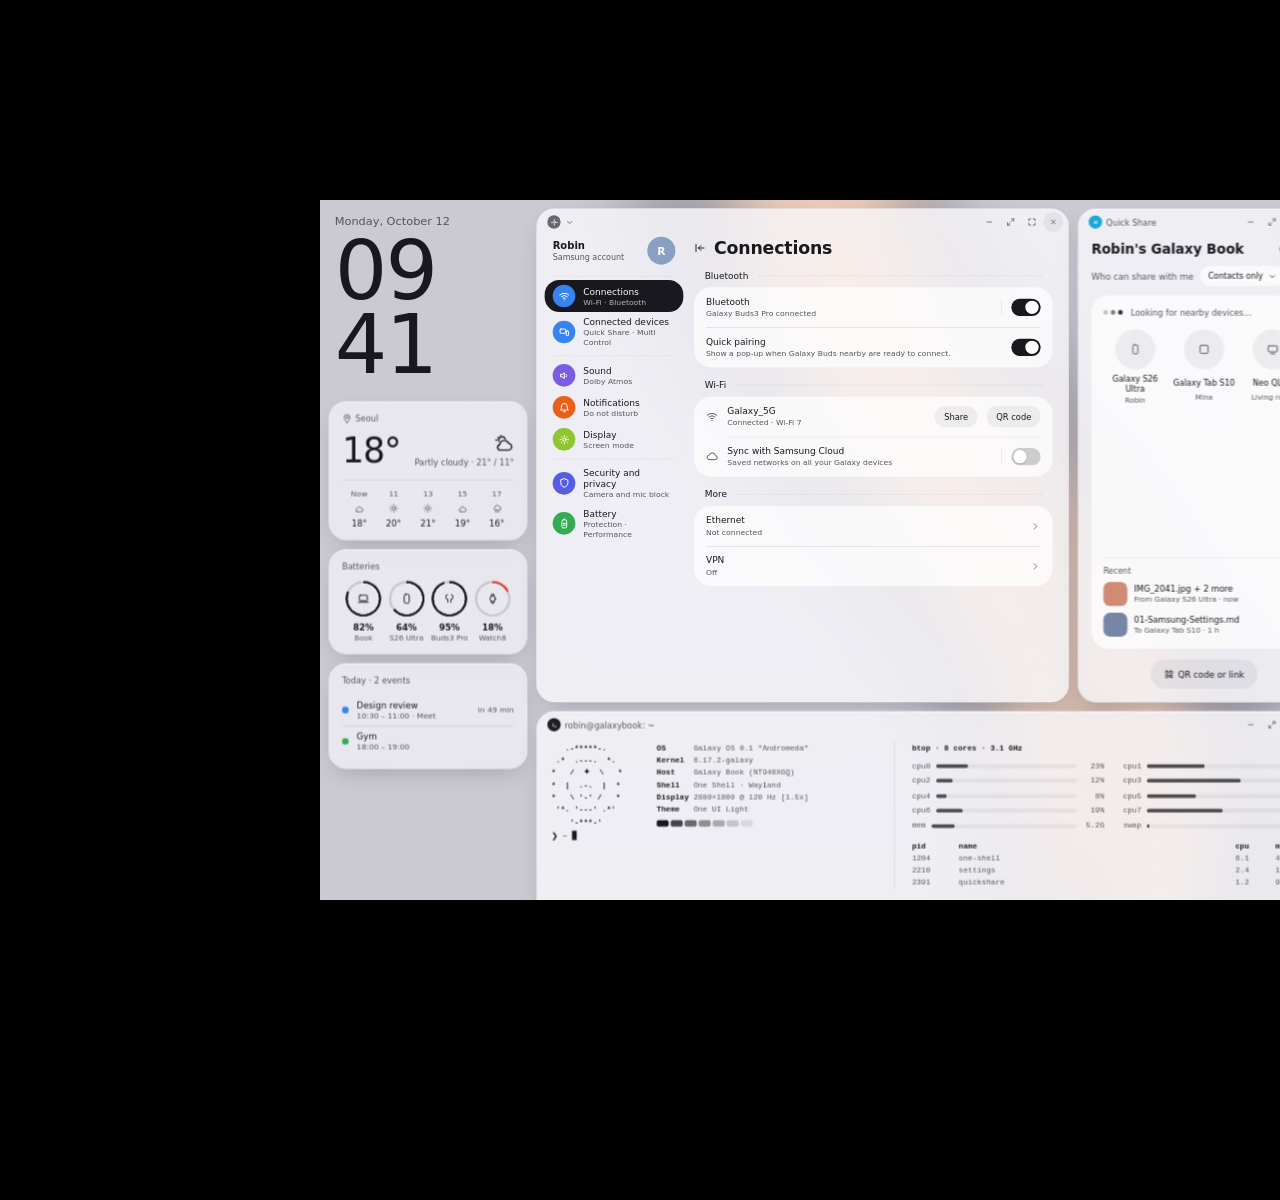
<file: mockup/index.html>
<!doctype html>
<html lang="en" data-theme="light" data-view="desktop">
<head>
<meta charset="utf-8">
<title>Galaxy OS — Desktop mockup (2880×1800)</title>
<!--
  Panel: 2880×1800 (Galaxy Book 14"/16", 16:10). Default scale 150% → 1920×1200 logical px, which lands near
  macOS defaults on comparable panels (14" ≈ 161 px/in logical, 16" ≈ 141). Layout is anchored, so ?scale=1.75 / 2 also work.
  URL params:  ?theme=light|dark   &view=desktop|finder|drawer|notifs|overview   &scale=1.5|1.75|2
  System (One UI 8 phone + new DeX desktop mode + Samsung Settings for PC):
    - bottom taskbar as three floating pills: workspaces + live activities | search · apps · pinned · running | status tray
    - live activities (media, recording, timers) are status chips bottom-left, like One UI's status-bar chips
    - panels (quick panel, notifications, finder, app drawer) open upward from the taskbar
    - one material: frosted glass; grouped list cards inside windows, inset dividers
    - one radius family: pill / 28 / 16
    - active = "on" fill (ink in light, white in dark)
    - colour only in app icons, Settings category circles and warnings
-->
<link rel="stylesheet" href="tokens-and-components.css">
</head>
<body>
<div id="screen">
  <div class="wall">
    <svg viewBox="0 0 1440 900" preserveAspectRatio="xMidYMid slice">
      <path d="M560 -80 C 420 260, 1080 380, 860 980" stroke="var(--ribbon-shade)" stroke-width="300" fill="none" opacity=".55"/>
      <path d="M600 -80 C 470 250, 1060 400, 820 980" stroke="var(--ribbon)" stroke-width="170" fill="none"/>
      <path d="M690 -80 C 600 220, 1030 430, 780 980" stroke="var(--ribbon-shade)" stroke-width="40" fill="none" opacity=".5"/>
    </svg>
  </div>

  <!-- ===== WIDGETS ===== -->
  <aside class="widgets">
    <div class="clock">
      <div class="d">Monday, October 12</div>
      <div class="hm">09<br>41</div>
    </div>
    <div class="card glass">
      <h4><svg class="ico sm" viewBox="0 0 24 24"><path d="M12 22s7-7 7-12a7 7 0 00-14 0c0 5 7 12 7 12z"/><circle cx="12" cy="10" r="2.5"/></svg>Seoul</h4>
      <div class="wx">
        <div class="tmp">18°</div>
        <div class="cond">
          <svg class="ico" viewBox="0 0 24 24"><path d="M8 3v1.5M3.5 8H2M4.8 4.8l1 1M13.5 6.5A4 4 0 006 9.5"/><path d="M8 20h9a4 4 0 00.5-8 5.5 5.5 0 00-10.6 1.5A3.3 3.3 0 008 20z"/></svg>
          <span>Partly cloudy · 21° / 11°</span>
        </div>
      </div>
      <div class="hourly">
        <div>Now<svg class="ico sm" viewBox="0 0 24 24"><path d="M8 20h9a4 4 0 00.5-8 5.5 5.5 0 00-10.6 1.5A3.3 3.3 0 008 20z"/></svg><b>18°</b></div>
        <div>11<svg class="ico sm" viewBox="0 0 24 24"><circle cx="12" cy="12" r="4"/><path d="M12 3v1.5M12 19.5V21M3 12h1.5M19.5 12H21M5.6 5.6l1 1M17.4 17.4l1 1M5.6 18.4l1-1M17.4 6.6l1-1"/></svg><b>20°</b></div>
        <div>13<svg class="ico sm" viewBox="0 0 24 24"><circle cx="12" cy="12" r="4"/><path d="M12 3v1.5M12 19.5V21M3 12h1.5M19.5 12H21M5.6 5.6l1 1M17.4 17.4l1 1M5.6 18.4l1-1M17.4 6.6l1-1"/></svg><b>21°</b></div>
        <div>15<svg class="ico sm" viewBox="0 0 24 24"><path d="M8 20h9a4 4 0 00.5-8 5.5 5.5 0 00-10.6 1.5A3.3 3.3 0 008 20z"/></svg><b>19°</b></div>
        <div>17<svg class="ico sm" viewBox="0 0 24 24"><path d="M8 16h9a4 4 0 00.5-8 5.5 5.5 0 00-10.6 1.5A3.3 3.3 0 008 16zM9 19l-1 2M13 19l-1 2M17 19l-1 2"/></svg><b>16°</b></div>
      </div>
    </div>
    <div class="card glass">
      <h4>Batteries</h4>
      <div class="rings">
        <div><div class="ring" style="--p:82"><svg class="ico" viewBox="0 0 24 24"><rect x="4" y="5" width="16" height="11" rx="2"/><path d="M2 19h20"/></svg></div><span>82%</span><small>Book</small></div>
        <div><div class="ring" style="--p:64"><svg class="ico" viewBox="0 0 24 24"><rect x="7" y="3" width="10" height="18" rx="3"/></svg></div><span>64%</span><small>S26 Ultra</small></div>
        <div><div class="ring" style="--p:95"><svg class="ico" viewBox="0 0 24 24"><path d="M8 4a3 3 0 00-3 3v3a3 3 0 003 3h1v6M16 4a3 3 0 013 3v3a3 3 0 01-3 3h-1v6"/></svg></div><span>95%</span><small>Buds3 Pro</small></div>
        <div><div class="ring low" style="--p:18"><svg class="ico" viewBox="0 0 24 24"><circle cx="12" cy="12" r="5.5"/><path d="M9 6.5L10 3h4l1 3.5M9 17.5l1 3.5h4l1-3.5"/></svg></div><span>18%</span><small>Watch8</small></div>
      </div>
    </div>
    <div class="card glass">
      <h4>Today · 2 events</h4>
      <div class="ev"><i style="background:oklch(0.62 0.18 258)"></i><div><b>Design review</b><span>10:30 – 11:00 · Meet</span></div><time>in 49 min</time></div>
      <div class="ev"><i style="background:oklch(0.66 0.17 148)"></i><div><b>Gym</b><span>18:00 – 19:00</span></div></div>
    </div>
  </aside>

  <!-- ===== TILED WINDOWS ===== -->
  <main class="tiles">

  <!-- ===== SETTINGS ===== -->
  <section class="win settings glass strong">
    <div class="titlebar">
      <span class="appi" style="background:oklch(0.52 0.015 270)"><svg class="ico" viewBox="0 0 24 24"><circle cx="12" cy="12" r="3.5"/><path d="M12 2.5v3M12 18.5v3M2.5 12h3M18.5 12h3"/></svg></span>
      <svg class="ico sm" viewBox="0 0 24 24"><path d="M7 10l5 5 5-5"/></svg>
      <div class="ctls" data-ctls></div>
    </div>
    <div class="body">
      <nav class="side">
        <div class="me"><div><b>Robin</b><span>Samsung account</span></div><span class="avatar">R</span></div>
        <div class="dash"></div>
        <a class="nav on"><span class="cat k-blue"><svg class="ico" viewBox="0 0 24 24"><path d="M2.5 9a14 14 0 0119 0M6 12.5a9 9 0 0112 0M9.5 16a4 4 0 015 0"/><circle cx="12" cy="19.3" r="1.2" fill="currentColor" stroke="none"/></svg></span><div><b>Connections</b><span>Wi-Fi · Bluetooth</span></div></a>
        <a class="nav"><span class="cat k-blue"><svg class="ico" viewBox="0 0 24 24"><rect x="3" y="5" width="12" height="9" rx="1.5"/><rect x="16" y="9" width="5" height="10" rx="1.5"/></svg></span><div><b>Connected devices</b><span>Quick Share · Multi Control</span></div></a>
        <div class="dash"></div>
        <a class="nav"><span class="cat k-violet"><svg class="ico" viewBox="0 0 24 24"><path d="M4 9.5v5h3.5L12 18V6L7.5 9.5zM16 9.5a3.5 3.5 0 010 5"/></svg></span><div><b>Sound</b><span>Dolby Atmos</span></div></a>
        <a class="nav"><span class="cat k-orange"><svg class="ico" viewBox="0 0 24 24"><path d="M6 9a6 6 0 0112 0c0 6 2.5 8 2.5 8h-17S6 15 6 9M10 20.5h4"/></svg></span><div><b>Notifications</b><span>Do not disturb</span></div></a>
        <a class="nav"><span class="cat k-lime"><svg class="ico" viewBox="0 0 24 24"><circle cx="12" cy="12" r="3.5"/><path d="M12 3v2M12 19v2M3 12h2M19 12h2M5.6 5.6l1.4 1.4M17 17l1.4 1.4M5.6 18.4L7 17M17 7l1.4-1.4"/></svg></span><div><b>Display</b><span>Screen mode</span></div></a>
        <div class="dash"></div>
        <a class="nav"><span class="cat k-indigo"><svg class="ico" viewBox="0 0 24 24"><path d="M12 3l7.5 3v5.5c0 4.6-3.2 8-7.5 9.5-4.3-1.5-7.5-4.9-7.5-9.5V6z"/></svg></span><div><b>Security and privacy</b><span>Camera and mic block</span></div></a>
        <a class="nav"><span class="cat k-green"><svg class="ico" viewBox="0 0 24 24"><rect x="7" y="4" width="10" height="17" rx="2.5"/><path d="M10 2.5h4M10 15h4M10 11.5h4"/></svg></span><div><b>Battery</b><span>Protection · Performance</span></div></a>
      </nav>
      <div class="pane">
        <div class="ptitle"><svg class="ico" viewBox="0 0 24 24"><path d="M4 5v14M20 12H9m0 0l5-5m-5 5l5 5"/></svg>Connections</div>
        <div class="sec">Bluetooth</div>
        <div class="group">
          <div class="li"><div class="tx"><b>Bluetooth</b><span>Galaxy Buds3 Pro connected</span></div><i class="vr"></i><span class="sw on"></span></div>
          <div class="li"><div class="tx"><b>Quick pairing</b><span>Show a pop-up when Galaxy Buds nearby are ready to connect.</span></div><span class="sw on"></span></div>
        </div>
        <div class="sec">Wi-Fi</div>
        <div class="group">
          <div class="li" style="--inset:34px"><svg class="ico" viewBox="0 0 24 24"><path d="M2.5 9a14 14 0 0119 0M6 12.5a9 9 0 0112 0M9.5 16a4 4 0 015 0"/><circle cx="12" cy="19.3" r="1.2" fill="currentColor" stroke="none"/></svg><div class="tx"><b>Galaxy_5G</b><span>Connected · Wi-Fi 7</span></div><span class="btn">Share</span><span class="btn">QR code</span></div>
          <div class="li" style="--inset:34px"><svg class="ico" viewBox="0 0 24 24"><path d="M7 18a4.5 4.5 0 01-.6-9A6.5 6.5 0 0119 10a4 4 0 01-1 8z"/></svg><div class="tx"><b>Sync with Samsung Cloud</b><span>Saved networks on all your Galaxy devices</span></div><i class="vr"></i><span class="sw"></span></div>
        </div>
        <div class="sec">More</div>
        <div class="group">
          <div class="li"><div class="tx"><b>Ethernet</b><span>Not connected</span></div><svg class="ico sm" viewBox="0 0 24 24"><path d="M9 6l6 6-6 6"/></svg></div>
          <div class="li"><div class="tx"><b>VPN</b><span>Off</span></div><svg class="ico sm" viewBox="0 0 24 24"><path d="M9 6l6 6-6 6"/></svg></div>
        </div>
      </div>
    </div>
  </section>

  <!-- ===== QUICK SHARE ===== -->
  <section class="win qs glass strong">
    <div class="titlebar">
      <span class="appi" style="background:oklch(0.68 0.13 230)"><svg class="ico" viewBox="0 0 24 24"><path d="M7 10h10l-3-3M17 14H7l3 3"/></svg></span>
      <span>Quick Share</span>
      <div class="ctls" data-ctls></div>
    </div>
    <div class="body">
      <div class="qshead"><b>Robin's Galaxy Book</b>
        <span class="c xs ghost"><svg class="ico" viewBox="0 0 24 24"><circle cx="12" cy="12" r="8.5"/><path d="M12 11v5M12 8v.01"/></svg></span>
        <span class="c xs ghost"><svg class="ico" viewBox="0 0 24 24"><circle cx="12" cy="5.5" r="1" fill="currentColor"/><circle cx="12" cy="12" r="1" fill="currentColor"/><circle cx="12" cy="18.5" r="1" fill="currentColor"/></svg></span></div>
      <div class="who">Who can share with me<span class="chip">Contacts only<svg class="ico sm" viewBox="0 0 24 24"><path d="M7 10l5 5 5-5"/></svg></span></div>
      <div class="nearby">
        <div class="scan"><i></i><i></i><i></i>Looking for nearby devices…</div>
        <div class="devs">
          <div class="dev"><span class="c"><svg class="ico" viewBox="0 0 24 24"><rect x="7" y="3" width="10" height="18" rx="3"/></svg></span><b>Galaxy S26 Ultra</b><span>Robin</span></div>
          <div class="dev"><span class="c"><svg class="ico" viewBox="0 0 24 24"><rect x="4" y="4" width="16" height="16" rx="2.5"/></svg></span><b>Galaxy Tab S10</b><span>Mina</span></div>
          <div class="dev"><span class="c"><svg class="ico" viewBox="0 0 24 24"><rect x="3" y="5" width="18" height="12" rx="2"/><path d="M8 21h8"/></svg></span><b>Neo QLED</b><span>Living room</span></div>
        </div>
        <div class="recent"><div class="h">Recent</div>
          <div class="xfer"><i class="thumb" style="background:oklch(0.7 0.09 40)"></i><div><b>IMG_2041.jpg + 2 more</b><span>From Galaxy S26 Ultra · now</span></div></div>
          <div class="xfer"><i class="thumb" style="background:oklch(0.62 0.05 260)"></i><div><b>01-Samsung-Settings.md</b><span>To Galaxy Tab S10 · 1 h</span></div></div>
        </div>
      </div>
      <span class="btn qr"><svg class="ico sm" viewBox="0 0 24 24"><rect x="4" y="4" width="6" height="6" rx="1"/><rect x="14" y="4" width="6" height="6" rx="1"/><rect x="4" y="14" width="6" height="6" rx="1"/><path d="M14 14h2v2h-2zM18 18h2v2h-2zM14 18h2M18 14h2"/></svg>QR code or link</span>
    </div>
  </section>

  <!-- ===== TERMINAL ===== -->
  <section class="win term glass strong">
    <div class="titlebar">
      <span class="appi" style="background:oklch(0.24 0.012 285)"><svg class="ico" viewBox="0 0 24 24"><path d="M6 16l5-4-5-4M13 17h5"/></svg></span>
      <span>robin@galaxybook: ~</span>
      <div class="ctls" data-ctls></div>
    </div>
    <div class="body">
<pre class="lg">   .-*****-.
 .*  .---.  *.
*   /  ✦  \   *
*  |  .-.  |  *
*   \ '-' /   *
 '*. '---' .*'
    '-***-'</pre>
<pre><span class="k">OS</span>      Galaxy OS 0.1 "Andromeda"
<span class="k">Kernel</span>  6.17.2-galaxy
<span class="k">Host</span>    Galaxy Book (NT940XGQ)
<span class="k">Shell</span>   One Shell · Wayland
<span class="k">Display</span> 2880×1800 @ 120 Hz [<span class="scale-name">1.5</span>x]
<span class="k">Theme</span>   One UI <span class="theme-name">Light</span>
<div class="ramp"><i style="opacity:1"></i><i style="opacity:.8"></i><i style="opacity:.62"></i><i style="opacity:.46"></i><i style="opacity:.32"></i><i style="opacity:.2"></i><i style="opacity:.1"></i></div></pre>
      <div class="prompt">❯ ~ <span class="tcur"></span></div>
      <div class="split"></div>
      <div class="mon" data-mon></div>
    </div>
  </section>
  </main>

  <!-- ===== QUICK PANEL (view=desktop) ===== -->
  <div class="pop qp glass">
    <div class="qhead">
      <b>Quick settings</b>
      <div class="btns">
        <span class="c xs ghost"><svg class="ico" viewBox="0 0 24 24"><path d="M4 20h4L19 9a2.8 2.8 0 00-4-4L4 16z"/></svg></span>
        <span class="c xs ghost"><svg class="ico" viewBox="0 0 24 24"><path d="M12 3v9M17.7 7a8 8 0 11-11.4 0"/></svg></span>
        <span class="c xs ghost"><svg class="ico" viewBox="0 0 24 24"><circle cx="12" cy="12" r="3"/><path d="M12 2.5l1.6 2.6 3-.6.6 3 2.6 1.6-1.4 2.9 1.4 2.9-2.6 1.6-.6 3-3-.6L12 21.5l-1.6-2.6-3 .6-.6-3-2.6-1.6 1.4-2.9-1.4-2.9 2.6-1.6.6-3 3 .6z"/></svg></span>
      </div>
    </div>
    <div class="wide"><span class="c on"><svg class="ico" viewBox="0 0 24 24" stroke-width="2.1"><path d="M2.5 9a14 14 0 0119 0M6 12.5a9 9 0 0112 0M9.5 16a4 4 0 015 0"/><circle cx="12" cy="19.3" r="1.2" fill="currentColor" stroke="none"/></svg></span><div><b>Wi-Fi</b><span>Galaxy_5G</span></div></div>
    <div class="wide"><span class="c on"><svg class="ico" viewBox="0 0 24 24"><path d="M7 7l10 10-5 5V2l5 5L7 17"/></svg></span><div><b>Bluetooth</b><span>Buds3 Pro</span></div></div>
    <div class="tgroup">
      <div class="tog"><span class="c"><svg class="ico" viewBox="0 0 24 24"><path d="M20 14.5A8 8 0 019.5 4 8 8 0 1020 14.5z"/></svg></span>Do not disturb</div>
      <div class="tog"><span class="c dark-mode"><svg class="ico" viewBox="0 0 24 24"><circle cx="12" cy="12" r="8"/><path d="M12 4a8 8 0 010 16z" fill="currentColor"/></svg></span>Dark mode</div>
      <div class="tog"><span class="c on"><svg class="ico" viewBox="0 0 24 24"><circle cx="12" cy="12" r="8.5"/><path d="M8.5 10.5h7l-2.5-2.5M15.5 13.5h-7l2.5 2.5"/></svg></span>Quick Share</div>
      <div class="tog"><span class="c on"><svg class="ico" viewBox="0 0 24 24"><rect x="3" y="5" width="12" height="9" rx="1.5"/><rect x="17" y="8" width="4.5" height="10" rx="1.5"/><path d="M6 18h6M9 14v4"/></svg></span>Multi Control</div>
      <div class="tog"><span class="c"><svg class="ico" viewBox="0 0 24 24"><path d="M2.5 12h3.5l2.5-6.5 4 13 2.5-6.5h6.5"/></svg></span>Performance</div>
      <div class="tog"><span class="c"><svg class="ico" viewBox="0 0 24 24"><rect x="3" y="7" width="13" height="10" rx="2"/><path d="M16 10.5l5-3v9l-5-3"/></svg></span>Camera Share</div>
      <div class="tog"><span class="c"><svg class="ico" viewBox="0 0 24 24"><path d="M4 8V5.5A1.5 1.5 0 015.5 4H8M16 4h2.5A1.5 1.5 0 0120 5.5V8M20 16v2.5a1.5 1.5 0 01-1.5 1.5H16M8 20H5.5A1.5 1.5 0 014 18.5V16"/><circle cx="12" cy="12" r="3" fill="currentColor"/></svg></span>Screen recorder</div>
      <div class="tog"><span class="c"><svg class="ico" viewBox="0 0 24 24"><rect x="5" y="10.5" width="14" height="10" rx="2.5"/><path d="M8 10.5V8a4 4 0 018 0v2.5"/></svg></span>Lock</div>
      <i class="handle"></i>
    </div>
    <div class="hs"><div class="f" style="width:58%"><svg class="ico" viewBox="0 0 24 24"><circle cx="12" cy="12" r="4"/><path d="M12 3v1.5M12 19.5V21M3 12h1.5M19.5 12H21M5.6 5.6l1 1M17.4 17.4l1 1M5.6 18.4l1-1M17.4 6.6l1-1"/></svg></div></div>
    <div class="hs"><div class="f" style="width:38%"><svg class="ico" viewBox="0 0 24 24"><path d="M4 9.5v5h3.5L12 18V6L7.5 9.5zM16 9.5a3.5 3.5 0 010 5"/></svg></div><svg class="ico more" viewBox="0 0 24 24"><circle cx="12" cy="5.5" r="1" fill="currentColor"/><circle cx="12" cy="12" r="1" fill="currentColor"/><circle cx="12" cy="18.5" r="1" fill="currentColor"/></svg></div>
    <div class="qrow">
      <span class="btn"><svg class="ico sm" viewBox="0 0 24 24"><circle cx="12" cy="12" r="8.5"/><circle cx="12" cy="12" r="3"/></svg>Media output</span>
      <span class="btn"><svg class="ico sm" viewBox="0 0 24 24"><rect x="3" y="5" width="18" height="12" rx="2"/><path d="M8 21h8"/></svg>Neo QLED · Off</span>
    </div>
    <div class="privacy"><i></i>Microphone in use by Camera Share</div>
  </div>

  <!-- ===== NOTIFICATIONS (view=notifs) ===== -->
  <div class="pop notifs" data-notifs></div>

  <!-- ===== FINDER (view=finder) ===== -->
  <div class="pop finder glass">
    <div class="fsec"><div class="panel-title">Suggested apps</div><div class="sugg" data-apps="files internet gallery notes terminal settings music"></div></div>
    <div class="fsec">
      <div class="panel-title">Settings topics</div>
      <div class="chips">
        <span class="chip"><svg class="ico" viewBox="0 0 24 24"><path d="M12 3l1.9 5.8L20 10l-5 3.6L16.5 20 12 16.6 7.5 20 9 13.6 4 10l6.1-1.2z"/></svg>Galaxy AI</span>
        <span class="chip"><svg class="ico" viewBox="0 0 24 24"><circle cx="12" cy="12" r="8.5"/><path d="M9 15.5v-7l6 7v-7"/></svg>What's new</span>
        <span class="chip"><svg class="ico" viewBox="0 0 24 24"><rect x="4" y="4" width="16" height="16" rx="3"/><path d="M4 15l4.5-4.5L14 16M13 13l2-2 5 5"/></svg>Wallpaper and style</span>
        <span class="chip"><svg class="ico" viewBox="0 0 24 24"><path d="M12 3a6 6 0 00-3.5 10.9V17h7v-3.1A6 6 0 0012 3zM9.5 20.5h5"/></svg>Something's wrong</span>
        <span class="chip"><svg class="ico" viewBox="0 0 24 24"><path d="M20 14.5A8 8 0 019.5 4 8 8 0 1020 14.5z"/></svg>Night</span>
      </div>
    </div>
    <div class="fsec">
      <div class="panel-title">Recent searches<a>Clear all</a></div>
      <div class="chips" data-recent="kernel|Quick Share|Wi-Fi 7|terminal theme|Multi Control"></div>
    </div>
    <div class="field"><i class="caret"></i>What are you looking for?<span class="c"><svg class="ico" viewBox="0 0 24 24"><rect x="9" y="3" width="6" height="11" rx="3"/><path d="M5.5 11a6.5 6.5 0 0013 0M12 17.5V21"/></svg></span></div>
  </div>

  <!-- ===== APP DRAWER (view=drawer) ===== -->
  <div class="pop drawer glass">
    <div class="dhead"><b>Apps</b><span>29 apps</span>
      <div class="btns"><span class="c xs"><svg class="ico" viewBox="0 0 24 24"><path d="M4 6h16M7 12h10M10 18h4"/></svg></span><span class="c xs"><svg class="ico" viewBox="0 0 24 24"><circle cx="12" cy="5.5" r="1" fill="currentColor"/><circle cx="12" cy="12" r="1" fill="currentColor"/><circle cx="12" cy="18.5" r="1" fill="currentColor"/></svg></span></div></div>
    <div class="dscroll"><div class="dgrid" data-apps="account ai calculator calendar camera camshare care clock cloud contacts files gallery health internet knox messages music notes phone recorder settings share store terminal things update wallet weather video"></div></div>
    <div class="dfoot"><div class="field"><svg class="ico" viewBox="0 0 24 24"><circle cx="11" cy="11" r="6.5"/><path d="M20 20l-4.2-4.2"/></svg>Search apps</div></div>
  </div>

  <!-- ===== WORKSPACE OVERVIEW (view=overview) ===== -->
  <div class="pop overview">
    <span class="chip ovchip">3 apps open</span>
    <div class="ovtop">
      <div class="strip glass">
        <div class="desk"><div class="mini"><i style="left:30px;top:16px;width:70px;height:46px"></i></div>Desktop 1</div>
        <div class="desk cur"><div class="mini"><i style="left:33px;top:7px;width:75px;height:54px"></i><i style="left:33px;top:63px;width:75px;height:22px"></i><i style="left:4px;top:7px;width:26px;height:68px;background:transparent;box-shadow:none"></i></div>Desktop 2</div>
        <div class="desk"><div class="mini"></div>Desktop 3</div>
        <span class="c"><svg class="ico" viewBox="0 0 24 24"><path d="M12 5v14M5 12h14"/></svg></span>
      </div>
    </div>
    <div class="frame"><span class="chip lbl">Desktop 2</span><span class="c xs x"><svg class="ico" viewBox="0 0 24 24"><path d="M7 7l10 10M17 7L7 17"/></svg></span><div class="stage" data-stage></div></div>
  </div>

  <!-- ===== TASKBAR ===== -->
  <footer class="taskbar">
    <div class="pill glass">
      <span class="logo"><svg viewBox="0 0 64 64"><defs><linearGradient id="lg-t" x1="0" y1="0" x2="0" y2="1"><stop offset="0" stop-color="#2a2733"/><stop offset="1" stop-color="#131218"/></linearGradient><linearGradient id="lg-r" gradientUnits="userSpaceOnUse" x1="14" y1="4" x2="50" y2="60"><stop offset="0" stop-color="#f8e0cc"/><stop offset=".5" stop-color="#ebbc9a"/><stop offset="1" stop-color="#c7876a"/></linearGradient></defs><rect width="64" height="64" fill="url(#lg-t)"/><g fill="none"><path d="M27.5 -4C21.5 20 55.5 28 44.5 68" stroke="#08070b" stroke-opacity=".55" stroke-width="15"/><path d="M23 -4C16 20 51 27 39 68" stroke="url(#lg-r)" stroke-width="15"/><path d="M28 -4C22 18 52 31 36 68" stroke="#b5765a" stroke-opacity=".7" stroke-width="3.2"/></g></svg></span>
      <div class="ws"><i class="busy"></i><i class="cur"></i><i></i></div>
      <i class="vr"></i>
      <span class="live media"><span class="art"></span><b>Starboy</b><span class="eq"><i></i><i></i><i></i></span></span>
      <span class="live rec"><svg class="ico sm" viewBox="0 0 24 24"><rect x="9" y="3" width="6" height="11" rx="3" fill="currentColor"/><path d="M5.5 11a6.5 6.5 0 0013 0M12 17.5V21"/></svg><b>00:04</b></span>
      <span class="live"><svg class="ico sm" viewBox="0 0 24 24"><circle cx="12" cy="13.5" r="7"/><path d="M12 10v3.5M10 3h4M18 7l1.5-1.5"/></svg><b>24:13</b></span>
    </div>
    <div class="pill glass center">
      <span class="c xs ghost" data-for="finder"><svg class="ico" viewBox="0 0 24 24"><circle cx="11" cy="11" r="6.5"/><path d="M20 20l-4.2-4.2"/></svg></span>
      <span class="c xs ghost" data-for="drawer"><svg viewBox="0 0 24 24" fill="currentColor" style="width:17px;height:17px"><circle cx="5" cy="5" r="1.8"/><circle cx="12" cy="5" r="1.8"/><circle cx="19" cy="5" r="1.8"/><circle cx="5" cy="12" r="1.8"/><circle cx="12" cy="12" r="1.8"/><circle cx="19" cy="12" r="1.8"/><circle cx="5" cy="19" r="1.8"/><circle cx="12" cy="19" r="1.8"/><circle cx="19" cy="19" r="1.8"/></svg></span>
      <i class="vr"></i>
      <span data-apps="files internet gallery messages camera calendar"></span>
      <i class="vr"></i>
      <span data-apps="settings:cur terminal:run music:run"></span>
    </div>
    <div class="pill glass tray">
      <span class="bell" data-for="notifs"><svg class="ico" viewBox="0 0 24 24" stroke-width="2.1"><path d="M6 9a6 6 0 0112 0c0 6 2.5 8 2.5 8h-17S6 15 6 9M10 20.5h4"/></svg></span>
      <div class="grp" data-for="desktop">
        <svg class="ico" viewBox="0 0 24 24" stroke-width="2.2"><path d="M2.5 9a14 14 0 0119 0M6 12.5a9 9 0 0112 0M9.5 16a4 4 0 015 0"/><circle cx="12" cy="19.3" r="1.2" fill="currentColor" stroke="none"/></svg>
        <svg class="ico" viewBox="0 0 24 24" stroke-width="2.2"><path d="M4 9.5v5h3.5L12 18V6L7.5 9.5zM16 9.5a3.5 3.5 0 010 5"/></svg>
        <span class="batt">82</span>
      </div>
      <i class="vr"></i>
      <div class="when"><b>9:41</b><span>Mon 12</span></div>
    </div>
  </footer>
</div>

<script src="apps.js"></script>
<script src="main.js"></script>
</body>
</html>
</file>
<file: mockup/tokens-and-components.css>
@font-face { font-family: "One"; font-weight: 400; src: local("Samsung Simplified"), url("file:///C:/Windows/Fonts/SamsungSimplified_Rg.ttf"); }
@font-face { font-family: "One"; font-weight: 300; src: local("Samsung Simplified Light"), url("file:///C:/Windows/Fonts/SamsungSimplified_Lt.ttf"); }
@font-face { font-family: "One"; font-weight: 700; src: local("Samsung Simplified Bold"), url("file:///C:/Windows/Fonts/SamsungSimplified_Bd.ttf"); }

:root {
  --gap: 12px;
  --r-card: 28px;
  --blur: blur(40px) saturate(180%);
  --mono: "JetBrains Mono", "Cascadia Code", Consolas, monospace;
  --z-win: 1; --z-panel: 3; --z-overview: 4; --z-bar: 5;
  --W: 1920px; --H: 1200px;   /* logical canvas; main.js sets these from ?scale */
  --ease-out: cubic-bezier(.16, 1, .3, 1);
  --rec: oklch(0.6 0.21 25);
}
[data-theme="light"] {
  --wall: oklch(0.84 0.012 300);
  --ribbon: oklch(0.86 0.045 55);
  --ribbon-shade: oklch(0.62 0.02 300);
  --glass: oklch(0.985 0.004 285 / 0.62);
  --glass-strong: oklch(0.975 0.004 285 / 0.84);
  --scrim: oklch(0.86 0.01 300 / 0.45);
  --edge: oklch(1 0 0 / 0.75);
  --ctl: oklch(1 0 0 / 0.72);
  --tint: oklch(0.22 0.012 285 / 0.06);
  --line: oklch(0.22 0.012 285 / 0.12);
  --ink: oklch(0.21 0.012 285);
  --ink-2: oklch(0.45 0.012 285);
  --ink-3: oklch(0.62 0.01 285);
  --on: oklch(0.21 0.012 285);
  --on-fg: oklch(0.99 0 0);
  --track: oklch(0.22 0.012 285 / 0.16);
  --fill: oklch(1 0 0);
  --fill-fg: oklch(0.21 0.012 285);
  --sw-on: oklch(0.21 0.012 285);
  --sw-off: oklch(0.22 0.012 285 / 0.2);
  --knob: oklch(1 0 0);
  --warn: oklch(0.6 0.19 25);
  --ok: oklch(0.62 0.15 150);
  --shadow: 0 1px 0 var(--edge) inset, 0 14px 36px -14px oklch(0.32 0.04 300 / 0.3);
}
[data-theme="dark"] {
  --wall: oklch(0.19 0.01 300);
  --ribbon: oklch(0.36 0.04 50);
  --ribbon-shade: oklch(0.12 0.01 300);
  --glass: oklch(0.27 0.008 300 / 0.55);
  --glass-strong: oklch(0.17 0.006 300 / 0.84);
  --scrim: oklch(0.14 0.008 300 / 0.5);
  --edge: oklch(1 0 0 / 0.1);
  --ctl: oklch(1 0 0 / 0.08);
  --tint: oklch(1 0 0 / 0.06);
  --line: oklch(1 0 0 / 0.1);
  --ink: oklch(0.97 0.004 285);
  --ink-2: oklch(0.77 0.01 285);
  --ink-3: oklch(0.6 0.01 285);
  --on: oklch(0.97 0.004 285);
  --on-fg: oklch(0.2 0.012 285);
  --track: oklch(1 0 0 / 0.16);
  --fill: oklch(0.95 0.004 285);
  --fill-fg: oklch(0.2 0.012 285);
  --sw-on: oklch(0.74 0.006 285);
  --sw-off: oklch(1 0 0 / 0.18);
  --knob: oklch(0.98 0 0);
  --warn: oklch(0.7 0.17 25);
  --ok: oklch(0.72 0.15 150);
  --shadow: 0 1px 0 var(--edge) inset, 0 18px 44px -14px oklch(0 0 0 / 0.6);
}

* { box-sizing: border-box; margin: 0; padding: 0; }
html, body { width: 100%; height: 100%; background: #000; overflow: hidden; }
body { display: grid; place-items: center; font-family: "One", "Segoe UI Variable Text", system-ui, sans-serif; color: var(--ink); -webkit-font-smoothing: antialiased; font-size: 13px; }
#screen { width: var(--W); height: var(--H); position: relative; overflow: hidden; flex: none; transform-origin: center; background: var(--wall); }
svg { display: block; }
.ico { width: 18px; height: 18px; fill: none; stroke: currentColor; stroke-width: 1.9; stroke-linecap: round; stroke-linejoin: round; }
.ico.sm { width: 15px; height: 15px; }

/* wallpaper: One UI 8 "S" ribbon, low chroma, blurred so glass has depth to frost */
.wall { position: absolute; inset: 0; }
.wall { overflow: hidden; }
.wall svg { position: absolute; inset: -80px; width: calc(100% + 160px); height: calc(100% + 160px); filter: blur(44px); }

/* ---------- shared vocabulary ---------- */
.glass { background: var(--glass); backdrop-filter: var(--blur); -webkit-backdrop-filter: var(--blur); border: 1px solid var(--line); box-shadow: var(--shadow); }
.glass.strong { background: var(--glass-strong); }
.vr { width: 1.5px; height: 24px; background: var(--line); border-radius: 1px; flex: none; }
.c { width: 56px; height: 56px; border-radius: 50%; background: var(--ctl); display: grid; place-items: center; color: var(--ink); flex: none; }
.c.on, [data-theme="dark"] .c.dark-mode { background: var(--on); color: var(--on-fg); }
.c.xs { width: 32px; height: 32px; } .c.xs .ico { width: 15px; height: 15px; }
.c.ghost { background: transparent; }
.c.ghost.on { background: var(--on); color: var(--on-fg); }
.sw { width: 44px; height: 26px; border-radius: 13px; background: var(--sw-off); position: relative; flex: none; }
.sw::after { content: ""; position: absolute; top: 3px; left: 3px; width: 20px; height: 20px; border-radius: 50%; background: var(--knob); box-shadow: 0 1px 3px oklch(0 0 0 / .25); }
.sw.on { background: var(--sw-on); } .sw.on::after { left: 21px; }
.btn { height: 32px; padding: 0 14px; border-radius: 16px; display: inline-flex; align-items: center; gap: 6px; font-size: 12.5px; background: var(--tint); flex: none; }
.btn.on { background: var(--on); color: var(--on-fg); }
.chip { height: 30px; padding: 0 12px; border-radius: 15px; display: inline-flex; align-items: center; gap: 7px; font-size: 12px; background: var(--ctl); }
.chip .x { width: 16px; height: 16px; border-radius: 50%; background: var(--tint); display: grid; place-items: center; margin-right: -4px; }
.chip .x .ico { width: 10px; height: 10px; stroke-width: 2.4; }
.cat { width: 34px; height: 34px; border-radius: 50%; display: grid; place-items: center; color: #fff; flex: none; }
.cat .ico { width: 17px; height: 17px; stroke-width: 2.1; }
.k-blue { background: oklch(0.62 0.18 258); } .k-violet { background: oklch(0.58 0.2 288); } .k-orange { background: oklch(0.66 0.19 42); }
.k-lime { background: oklch(0.76 0.18 128); } .k-indigo { background: oklch(0.55 0.2 275); } .k-green { background: oklch(0.66 0.17 148); }
.panel-title { font-size: 13px; font-weight: 700; margin-bottom: 12px; display: flex; justify-content: space-between; align-items: baseline; }
.panel-title a { font-weight: 400; font-size: 12px; color: var(--ink-2); }

/* app icon (filled by JS from one registry) */
.app { width: var(--s, 48px); height: var(--s, 48px); border-radius: calc(var(--s, 48px) * .33); display: grid; place-items: center; position: relative; color: #fff; flex: none;
  box-shadow: 0 3px 8px -4px oklch(0 0 0 / .35); }
.app svg { width: 50%; height: 50%; }
.app.light { box-shadow: 0 3px 8px -4px oklch(0 0 0 / .35), inset 0 0 0 1px oklch(0 0 0 / .06); }
[data-theme="dark"] .app.dark-bg { box-shadow: inset 0 0 0 1px var(--line); }
.tile { display: grid; justify-items: center; gap: 7px; font-size: 11.5px; color: var(--ink-2); text-align: center; }


/* ---------- taskbar: three floating pills ---------- */
.taskbar { position: absolute; left: var(--gap); right: var(--gap); bottom: var(--gap); height: 56px; display: grid; grid-template-columns: 1fr auto 1fr; z-index: var(--z-bar); }
.pill { height: 56px; border-radius: 28px; display: flex; align-items: center; gap: 12px; padding: 0 12px; }
.taskbar > :first-child { justify-self: start; }
.taskbar > :last-child { justify-self: end; padding-right: 20px; }
.logo { width: 34px; height: 34px; border-radius: 50%; overflow: hidden; box-shadow: 0 0 0 1px var(--line); }
.logo svg { width: 100%; height: 100%; }
.ws { display: flex; gap: 5px; align-items: center; padding: 0 6px; }
.ws i { width: 7px; height: 7px; border-radius: 4px; background: var(--track); }
.ws i.busy { background: var(--ink-3); } .ws i.cur { width: 22px; background: var(--ink); }
/* live activities — One UI status-bar chips, living bottom-left */
.live { height: 36px; border-radius: 18px; padding: 0 14px 0 10px; display: flex; align-items: center; gap: 7px; background: var(--tint); font-size: 12.5px; }
.live b { font-variant-numeric: tabular-nums; }
.live.media { padding-left: 5px; gap: 9px; } .live .art { width: 26px; height: 26px; border-radius: 50%; background: oklch(0.62 0.12 25); }
.live.rec { background: var(--rec); color: #fff; }
.eq { display: flex; gap: 2px; align-items: flex-end; height: 12px; } .eq i { width: 2.5px; border-radius: 2px; background: currentColor; }
.eq i:nth-child(1) { height: 6px; } .eq i:nth-child(2) { height: 12px; } .eq i:nth-child(3) { height: 8px; }
.center { gap: 8px; padding: 0 10px; }
.center .app { --s: 38px; }
.center .app.run::after { content: ""; position: absolute; bottom: -7px; width: 4px; height: 3px; border-radius: 2px; background: var(--ink-2); }
.center .app.cur::after { width: 12px; background: var(--ink); }
.center .c.xs { width: 38px; height: 38px; }
.center .c.xs .ico { width: 18px; height: 18px; }
.tray { gap: 14px; }
.grp { display: flex; align-items: center; gap: 14px; height: 40px; padding: 0 12px; margin: 0 -4px; border-radius: 20px; }
.grp.on { background: var(--tint); }
.bell { position: relative; } .bell::after { content: ""; position: absolute; top: -1px; right: -2px; width: 7px; height: 7px; border-radius: 50%; background: var(--warn); box-shadow: 0 0 0 2px var(--glass-strong); }
.batt { min-width: 42px; height: 24px; border-radius: 12px; padding: 0 9px; display: grid; place-items: center; font-weight: 700; font-size: 12.5px; color: var(--on-fg);
  background: linear-gradient(90deg, var(--on) 82%, var(--track) 0); }
.when { display: grid; text-align: right; line-height: 1.15; } .when b { font-size: 15px; } .when span { font-size: 11.5px; color: var(--ink-2); }

/* ---------- widgets ---------- */
.widgets { position: absolute; top: var(--gap); left: var(--gap); width: 300px; display: flex; flex-direction: column; gap: var(--gap); }
.clock { padding: 10px 10px 16px; }
.clock .d { font-size: 17px; color: var(--ink-2); margin-bottom: 8px; }
.clock .hm { font-weight: 300; font-size: 124px; line-height: .9; letter-spacing: -0.02em; font-variant-numeric: tabular-nums; }
.card { border-radius: var(--r-card); padding: 18px 20px; }
.card h4 { font-size: 12.5px; font-weight: 400; color: var(--ink-2); margin-bottom: 14px; display: flex; align-items: center; gap: 5px; }
.wx { display: flex; justify-content: space-between; align-items: flex-end; }
.wx .tmp { font-size: 52px; font-weight: 300; line-height: 1; letter-spacing: -0.03em; }
.wx .cond { text-align: right; color: var(--ink-2); font-size: 12.5px; display: grid; justify-items: end; gap: 6px; }
.wx .cond .ico { width: 30px; height: 30px; stroke-width: 1.6; color: var(--ink); }
.hourly { display: grid; grid-template-columns: repeat(5, 1fr); margin-top: 18px; padding-top: 14px; border-top: 1px solid var(--line); text-align: center; font-size: 11.5px; color: var(--ink-2); }
.hourly div { display: grid; gap: 7px; justify-items: center; } .hourly b { color: var(--ink); font-weight: 400; font-size: 13px; }
.rings { display: grid; grid-template-columns: repeat(4, 1fr); text-align: center; }
.ring { width: 54px; height: 54px; margin: 0 auto 8px; position: relative; display: grid; place-items: center; }
.ring::before { content: ""; position: absolute; inset: 0; border-radius: 50%; background: conic-gradient(var(--rc, var(--ink)) calc(var(--p) * 1%), var(--track) 0);
  -webkit-mask: radial-gradient(farthest-side, transparent calc(100% - 4px), #000 calc(100% - 3.5px)); mask: radial-gradient(farthest-side, transparent calc(100% - 4px), #000 calc(100% - 3.5px)); }
.ring.low { --rc: var(--warn); }
.ev { display: flex; align-items: center; gap: 12px; padding: 8px 0; } .ev + .ev { border-top: 1px solid var(--line); }
.ev > i { width: 10px; height: 10px; border-radius: 50%; flex: none; }
.ev b { font-weight: 400; display: block; } .ev span, .ev time { font-size: 11.5px; color: var(--ink-2); } .ev time { margin-left: auto; }
.rings span { font-weight: 700; font-size: 13px; } .rings small { display: block; font-size: 11px; color: var(--ink-2); margin-top: 2px; }

/* ---------- windows (DeX chrome: app icon + menu left, 4 controls right) ---------- */
/* windows tile with gaps between the widget column and the quick panel column */
.tiles { position: absolute; left: calc(300px + var(--gap) * 2); right: calc(380px + var(--gap) * 2); top: var(--gap); bottom: 80px;
  display: grid; grid-template-columns: 1fr 380px; grid-template-rows: 2.1fr 1fr; gap: var(--gap); z-index: var(--z-win); }
.win { position: relative; border-radius: var(--r-card); overflow: hidden; display: flex; flex-direction: column; min-height: 0; }
.titlebar { height: 40px; flex: none; display: flex; align-items: center; gap: 6px; padding: 0 8px 0 16px; font-size: 12.5px; color: var(--ink-2); }
.titlebar .appi { width: 20px; height: 20px; border-radius: 50%; display: grid; place-items: center; color: #fff; }
.titlebar .appi .ico { width: 11px; height: 11px; stroke-width: 2.4; }
.titlebar .ctls { margin-left: auto; display: flex; gap: 2px; }
.titlebar .ctls .c { width: 30px; height: 30px; background: transparent; color: var(--ink-2); }
.titlebar .ctls .c .ico { width: 14px; height: 14px; }
.titlebar .ctls .c.close { background: var(--tint); }

.settings .body { flex: 1; display: grid; grid-template-columns: 232px 1fr; min-height: 0; }
.side { padding: 0 12px 12px; display: flex; flex-direction: column; }
.me { display: flex; align-items: center; justify-content: space-between; padding: 2px 12px 12px; }
.me b { font-size: 15px; display: block; } .me div span { font-size: 12px; color: var(--ink-2); }
.avatar { width: 42px; height: 42px; border-radius: 50%; background: oklch(0.7 0.06 260); display: grid; place-items: center; color: #fff; font-weight: 700; font-size: 16px; }
.dash { border-top: 1.5px dashed var(--line); margin: 5px 12px; }
.nav { display: flex; align-items: center; gap: 12px; padding: 7px 12px; border-radius: 22px; }
.nav b { font-weight: 400; font-size: 13.5px; display: block; } .nav div span { font-size: 11.5px; color: var(--ink-2); }
.nav.on { background: var(--on); color: var(--on-fg); } .nav.on div span { color: var(--on-fg); opacity: .7; }
.pane { padding: 0 24px 0 4px; }
.ptitle { display: flex; align-items: center; gap: 12px; font-size: 26px; font-weight: 700; letter-spacing: -0.01em; margin: 4px 0 18px; }
.sec { display: flex; align-items: center; gap: 14px; font-size: 13.5px; margin: 0 16px 10px; }
.sec::after { content: ""; flex: 1; border-top: 1.5px dashed var(--line); }
.group { background: var(--ctl); border-radius: 26px; padding: 0 18px; margin-bottom: 18px; }
.li { display: flex; align-items: center; gap: 14px; min-height: 60px; padding: 10px 0; position: relative; }
.li + .li::before { content: ""; position: absolute; top: 0; left: var(--inset, 0); right: 0; border-top: 1px solid var(--line); }
.li .tx { flex: 1; } .li b { font-weight: 400; font-size: 13.5px; display: block; } .li .tx span { font-size: 11.5px; color: var(--ink-2); line-height: 1.45; display: block; margin-top: 2px; }
.li > .ico { color: var(--ink-2); }

.term { grid-column: 1 / -1; }
.term .body { display: grid; grid-template-columns: 150px 330px auto 1fr; grid-template-rows: auto 1fr; column-gap: 8px; padding: 6px 22px 0; color: var(--ink-2); font-family: var(--mono); font-size: 11.5px; line-height: 1.6; }
.term pre { font: inherit; }
.term .lg, .term .k { color: var(--ink); font-weight: 700; }
.ramp { display: flex; gap: 3px; margin-top: 6px; } .ramp i { width: 18px; height: 10px; border-radius: 3px; background: var(--ink); }
.prompt { color: var(--ink); grid-column: 1 / 3; margin-top: 4px; }
.split { grid-column: 3; grid-row: 1 / 3; width: 1px; background: var(--line); margin: 0 18px; }
.mon { grid-column: 4; grid-row: 1 / 3; display: grid; grid-template-columns: 1fr 1fr; gap: 4px 28px; align-content: start; }
.mon .h { grid-column: 1 / -1; color: var(--ink); font-weight: 700; margin-bottom: 4px; }
.bar { display: flex; align-items: center; gap: 8px; } .bar u { flex: 1; height: 6px; border-radius: 3px; background: var(--tint); position: relative; overflow: hidden; text-decoration: none; }
.bar u::after { content: ""; position: absolute; inset: 0 auto 0 0; width: var(--v); background: var(--ink); opacity: .75; border-radius: 3px; }
.bar em { font-style: normal; width: 34px; text-align: right; }
.procs { grid-column: 1 / -1; margin-top: 8px; display: grid; grid-template-columns: 70px 1fr 60px 60px; }
.procs b { color: var(--ink); }

/* Quick Share — mirrors the PC app: device name, visibility, nearby area, QR/link pill */
.qs .body { flex: 1; display: flex; flex-direction: column; padding: 4px 20px 20px; min-height: 0; }
.qshead { display: flex; align-items: center; gap: 2px; } .qshead b { font-size: 20px; font-weight: 700; margin-right: auto; }
.who { display: flex; align-items: center; gap: 10px; color: var(--ink-2); margin: 10px 0 14px; } .who .chip { color: var(--ink); }
.nearby { flex: 1; background: var(--ctl); border-radius: 26px; padding: 18px; display: flex; flex-direction: column; gap: 18px; }
.scan { display: flex; align-items: center; gap: 4px; color: var(--ink-2); font-size: 12.5px; }
.scan i { width: 7px; height: 7px; border-radius: 50%; background: var(--ink); opacity: .25; } .scan i:nth-child(2) { opacity: .55; } .scan i:nth-child(3) { opacity: .9; margin-right: 8px; }
.devs { display: grid; grid-template-columns: repeat(3, 1fr); gap: 8px; }
.dev { display: grid; justify-items: center; gap: 4px; text-align: center; } .dev .c { width: 60px; height: 60px; margin-bottom: 4px; background: var(--tint); }
.dev b { font-weight: 400; font-size: 12px; } .dev span { font-size: 11px; color: var(--ink-2); }
.recent { margin-top: auto; border-top: 1px solid var(--line); padding-top: 12px; display: grid; gap: 10px; }
.recent .h { font-size: 12px; color: var(--ink-2); }
.xfer { display: flex; align-items: center; gap: 10px; } .xfer .thumb { width: 36px; height: 36px; }
.xfer b { font-weight: 400; font-size: 12.5px; display: block; } .xfer span { font-size: 11px; color: var(--ink-2); }
.qr { align-self: center; height: 44px; border-radius: 22px; padding: 0 20px; margin-top: 16px; font-size: 13px; } .tcur { display: inline-block; width: 7px; height: 14px; background: var(--ink); vertical-align: -2px; }

/* ---------- panels that open from the taskbar ---------- */
.pop { position: absolute; z-index: var(--z-panel); display: none; animation: pop-in .34s var(--ease-out) both; }
@keyframes pop-in { from { opacity: 0; transform: translateY(14px) scale(.97); -webkit-backdrop-filter: blur(0); backdrop-filter: blur(0); } }
@keyframes tile-in { from { opacity: 0; filter: blur(6px); transform: translateY(8px); } }
@keyframes fade-in { from { opacity: 0; } }
@media (prefers-reduced-motion: reduce) { .pop, .dgrid .tile { animation: fade-in .2s linear both; } }
[data-view="desktop"] .qp, [data-view="notifs"] .notifs, [data-view="finder"] .finder, [data-view="drawer"] .drawer, [data-view="overview"] .overview { display: flex; }

/* quick panel — One UI 8 grid with DeX labels */
.qp { right: var(--gap); bottom: 80px; width: 380px; transform-origin: 100% 100%; border-radius: 32px; padding: 14px; flex-wrap: wrap; gap: 10px; }
.qhead { width: 100%; display: flex; align-items: center; gap: 10px; padding: 2px 4px 2px 8px; }
.qhead b { font-size: 14px; } .qhead .btns { margin-left: auto; display: flex; gap: 2px; }
.wide { flex: 1; height: 60px; border-radius: 30px; background: var(--tint); display: flex; align-items: center; gap: 10px; padding: 0 12px 0 5px; }
.wide .c { width: 50px; height: 50px; }
.wide b { font-weight: 400; font-size: 13px; display: block; } .wide span { font-size: 11.5px; color: var(--ink-2); }
.tgroup { width: 100%; border-radius: 30px; background: var(--tint); padding: 14px 8px 8px; display: grid; grid-template-columns: repeat(4, 1fr); row-gap: 10px; }
.tog { display: grid; justify-items: center; gap: 6px; font-size: 11px; color: var(--ink-2); text-align: center; line-height: 1.25; }
.tog .c { width: 48px; height: 48px; }
.tgroup .handle { grid-column: 1 / -1; justify-self: center; width: 32px; height: 4px; border-radius: 2px; background: var(--track); }
.hs { width: 100%; height: 50px; border-radius: 25px; background: var(--tint); position: relative; overflow: hidden; display: flex; align-items: center; }
.hs .f { position: absolute; inset: 0 auto 0 0; border-radius: 25px; background: var(--fill); color: var(--fill-fg); display: flex; align-items: center; padding-left: 18px; box-shadow: 0 2px 10px -2px oklch(0 0 0 / .18); }
.hs .more { margin-left: auto; margin-right: 14px; color: var(--ink-2); position: relative; }
.qrow { width: 100%; display: flex; gap: 10px; }
.qrow .btn { height: 44px; border-radius: 22px; padding: 0 16px; font-size: 12.5px; }
.privacy { width: 100%; height: 36px; border-radius: 18px; background: var(--tint); display: flex; align-items: center; gap: 8px; padding: 0 14px; font-size: 11.5px; color: var(--ink-2); }
.privacy i { width: 8px; height: 8px; border-radius: 50%; background: var(--ok); }

/* notifications — pill stack */
.notifs { right: var(--gap); bottom: 80px; width: 380px; transform-origin: 100% 100%; flex-direction: column; gap: 8px; }
.notif { border-radius: 32px; padding: 10px 16px 10px 10px; display: grid; grid-template-columns: 44px 1fr auto; gap: 12px; align-items: center; }
.notif .app { --s: 44px; border-radius: 15px; }
.notif .h { display: flex; gap: 8px; align-items: baseline; } .notif b { font-size: 13px; } .notif time { font-size: 11px; color: var(--ink-2); }
.notif p { font-size: 12px; color: var(--ink-2); margin-top: 2px; }
.thumb { width: 40px; height: 40px; border-radius: 10px; }
.count { min-width: 26px; height: 22px; border-radius: 11px; background: var(--tint); font-size: 11.5px; display: grid; place-items: center; padding: 0 7px; color: var(--ink-2); }
.nfoot { display: flex; justify-content: space-between; padding-top: 4px; }
.nfoot .btn { background: var(--glass); backdrop-filter: var(--blur); border: 1px solid var(--line); }

/* finder — centred above search */
.finder { left: 50%; translate: -50% 0; transform-origin: 50% 100%; bottom: 80px; width: 540px; border-radius: 32px; padding: 12px; flex-direction: column; gap: 10px; }
.fsec { background: var(--ctl); border-radius: 24px; padding: 16px 18px; }
.sugg { display: grid; grid-template-columns: repeat(7, 1fr); }
.sugg .app { --s: 44px; }
.chips { display: flex; flex-wrap: wrap; gap: 8px; }
.chips .ico { width: 14px; height: 14px; }
.field { height: 48px; border-radius: 24px; background: var(--fill); color: var(--ink-2); display: flex; align-items: center; gap: 12px; padding: 0 8px 0 18px; font-size: 13.5px; box-shadow: 0 2px 10px -4px oklch(0 0 0 / .18); }
[data-theme="dark"] .field { background: var(--ctl); }
.field .caret { width: 1.5px; height: 18px; background: var(--ink); margin-right: -8px; }
.field .c { margin-left: auto; background: transparent; width: 36px; height: 36px; }

/* app drawer */
.drawer { left: 50%; translate: -50% 0; transform-origin: 50% 100%; bottom: 80px; width: 700px; height: 404px; border-radius: 32px; padding: 20px 22px 0; flex-direction: column; gap: 6px; overflow: hidden; }
/* content scrolls under a soft fade + progressive blur; the search pill floats on top (DeX app drawer) */
.dscroll { flex: 1; overflow: hidden; padding-top: 10px;
  -webkit-mask-image: linear-gradient(to bottom, transparent 0, #000 16px, #000 calc(100% - 130px), transparent calc(100% - 10px));
  mask-image: linear-gradient(to bottom, transparent 0, #000 16px, #000 calc(100% - 130px), transparent calc(100% - 10px)); }
.dgrid { display: grid; grid-template-columns: repeat(8, 1fr); row-gap: 18px; }
.dgrid .tile { animation: tile-in .42s var(--ease-out) both; animation-delay: calc(var(--i, 0) * 14ms + 60ms); }
.dfoot { position: absolute; left: 0; right: 0; bottom: 0; height: 110px; display: flex; align-items: flex-end; justify-content: center; padding-bottom: 16px;
  -webkit-backdrop-filter: blur(10px); backdrop-filter: blur(10px);
  -webkit-mask-image: linear-gradient(to top, #000 45%, transparent); mask-image: linear-gradient(to top, #000 45%, transparent); }
.dfoot .field { width: 260px; height: 44px; }
.dgrid .app { --s: 48px; }
.dhead { display: flex; align-items: center; gap: 10px; } .dhead b { font-size: 15px; } .dhead span { color: var(--ink-2); font-size: 12px; }
.dhead .btns { margin-left: auto; display: flex; gap: 6px; }

/* workspace overview */
.overview { inset: 0; animation-name: fade-in; background: var(--scrim); backdrop-filter: blur(30px) saturate(140%); -webkit-backdrop-filter: blur(30px) saturate(140%); flex-direction: column; align-items: center; padding-top: 22px; gap: 18px; }
.ovtop { display: flex; align-items: center; gap: 12px; }
.strip { border-radius: 26px; padding: 10px; display: flex; gap: 10px; align-items: center; }
.desk { display: grid; gap: 6px; justify-items: center; font-size: 11.5px; color: var(--ink-2); }
.mini { width: 150px; height: 94px; border-radius: 14px; position: relative; overflow: hidden; background: var(--wall); box-shadow: inset 0 0 0 1px var(--line); }
.mini i { position: absolute; border-radius: 4px; background: var(--glass-strong); box-shadow: 0 0 0 .5px var(--line); }
.desk.cur .mini { box-shadow: 0 0 0 2.5px var(--ink); } .desk.cur { color: var(--ink); font-weight: 700; }
.strip .c { width: 44px; height: 44px; }
.ovchip { position: absolute; top: 34px; left: 28px; }
.frame { position: relative; width: calc(var(--W) * .72); height: calc(var(--H) * .72); border-radius: 30px; overflow: hidden; box-shadow: var(--shadow), 0 0 0 1px var(--line); }
.frame .stage { position: absolute; left: 0; top: 0; width: var(--W); height: var(--H); transform: scale(0.72); transform-origin: 0 0; background: var(--wall); }
.frame .lbl { position: absolute; top: 14px; left: 14px; z-index: 2; }
.frame .x { position: absolute; top: 12px; right: 12px; z-index: 2; }
</file>
